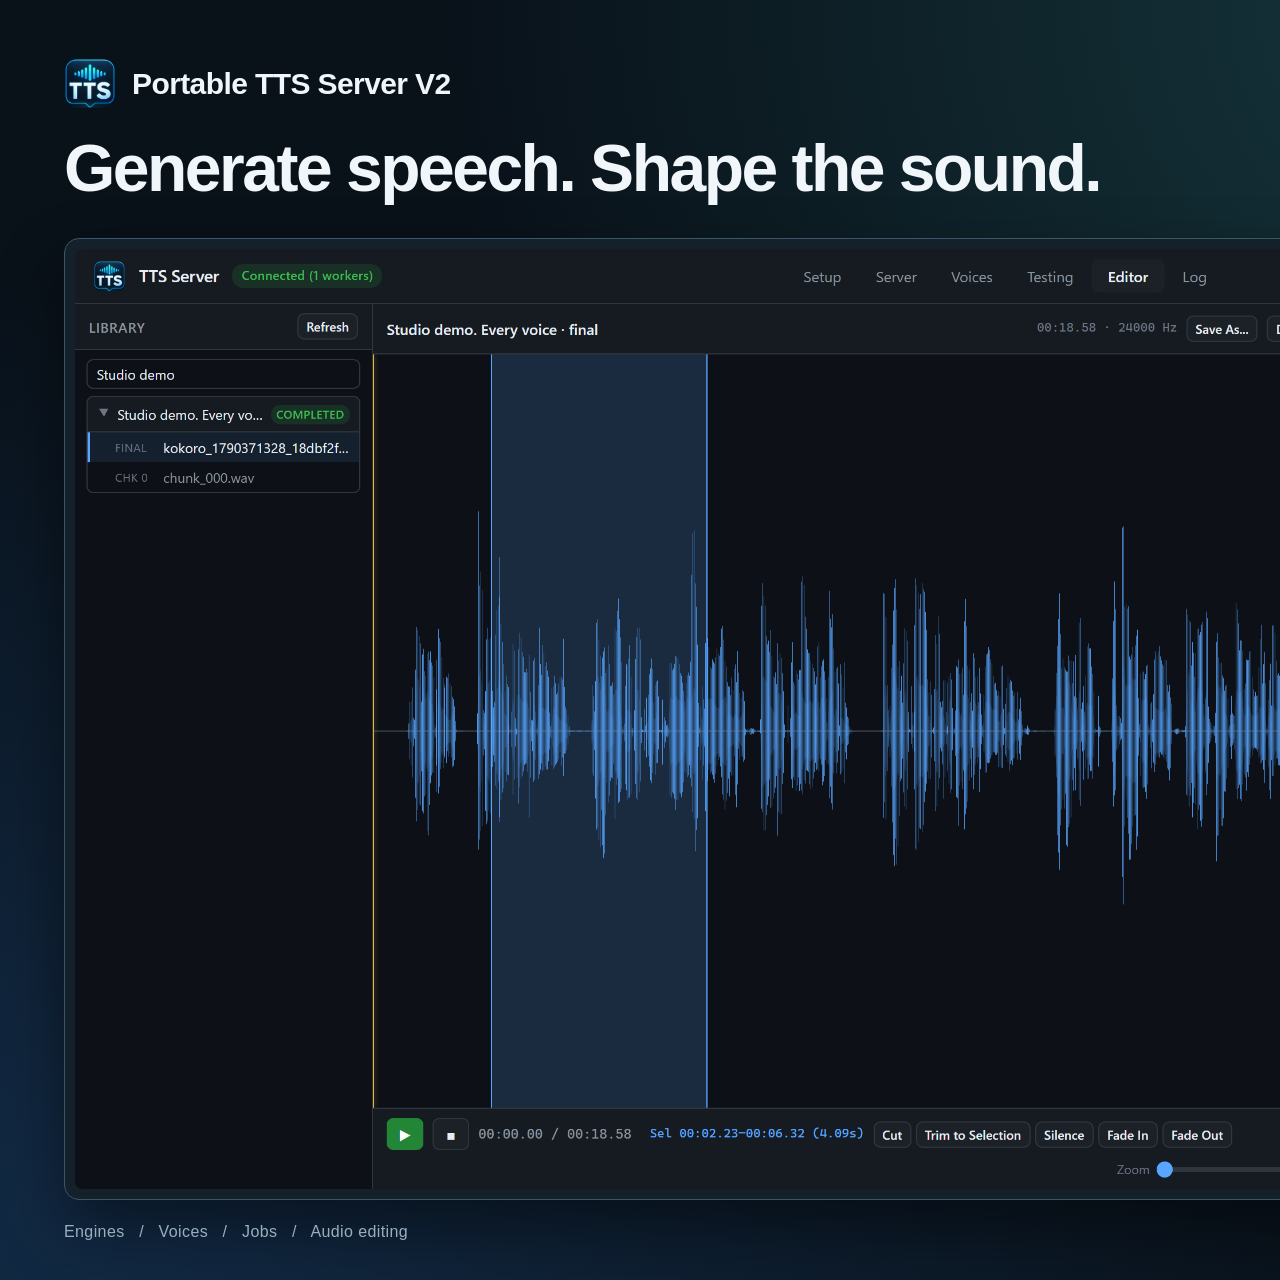
<file: manual/images/hero.html>
<!doctype html>
<html lang="en">
<meta charset="utf-8">
<meta name="viewport" content="width=device-width, initial-scale=1">
<title>TTS Server — repository hero</title>
<style>
  * { box-sizing: border-box; }
  html, body { margin: 0; width: 1800px; height: 1280px; overflow: hidden; }
  body { font-family: "Segoe UI", sans-serif; color: #f1f6fb; background: #091119; }
  .cover { position: relative; height: 100%; padding: 58px 64px 40px;
    background: radial-gradient(ellipse at 90% 0%, #173a40 0, transparent 52%),
                radial-gradient(ellipse at 5% 95%, #122a45 0, transparent 55%); }
  .top { display: flex; align-items: center; justify-content: space-between; }
  .brand { display: flex; align-items: center; gap: 16px; font-weight: 650; font-size: 30px; letter-spacing: -.6px; }
  .brand img { width: 52px; height: 52px; }
  .platform { color: #a1b5c5; font-size: 16px; letter-spacing: 2px; font-weight: 600; }
  .intro { display: flex; justify-content: space-between; align-items: flex-end; margin: 22px 0 32px; }
  h1 { font-size: 66px; font-weight: 620; letter-spacing: -2.5px; line-height: 1.12; margin: 0; }
  .subtitle { color: #b1c5d4; margin: 0 0 5px; font-size: 21px; line-height: 1.65; text-align: right; }
  .screenshot { padding: 10px; border: 1px solid #3b5666; border-radius: 15px;
    background: #15212a; box-shadow: 0 30px 65px #0007; }
  img { display: block; width: 1650px; height: auto; border-radius: 7px; }
  .footer { display: flex; justify-content: space-between; margin-top: 23px;
    font-size: 16px; letter-spacing: .4px; color: #99afbf; }
  .footer strong { font-weight: 500; color: #76dbb7; }
</style>
<main class="cover">
  <div class="top">
    <div class="brand"><img src="../../assets/tts-icon.png" alt="">Portable TTS Server V2</div>
    <div class="platform">PORTABLE · WINDOWS + WSL2</div>
  </div>
  <div class="intro">
    <h1>Generate speech. Shape the sound.</h1>
    <p class="subtitle">Desktop interface<br>CLI &amp; HTTP API</p>
  </div>
  <div class="screenshot"><img src="editor.png" alt="The real TTS Server Editor showing generated Kokoro narration, a waveform selection and three audio effects."></div>
  <div class="footer"><span>Engines &nbsp; / &nbsp; Voices &nbsp; / &nbsp; Jobs &nbsp; / &nbsp; Audio editing</span><strong>Real Kokoro narration · af_heart</strong></div>
</main>
</html>
</file>
